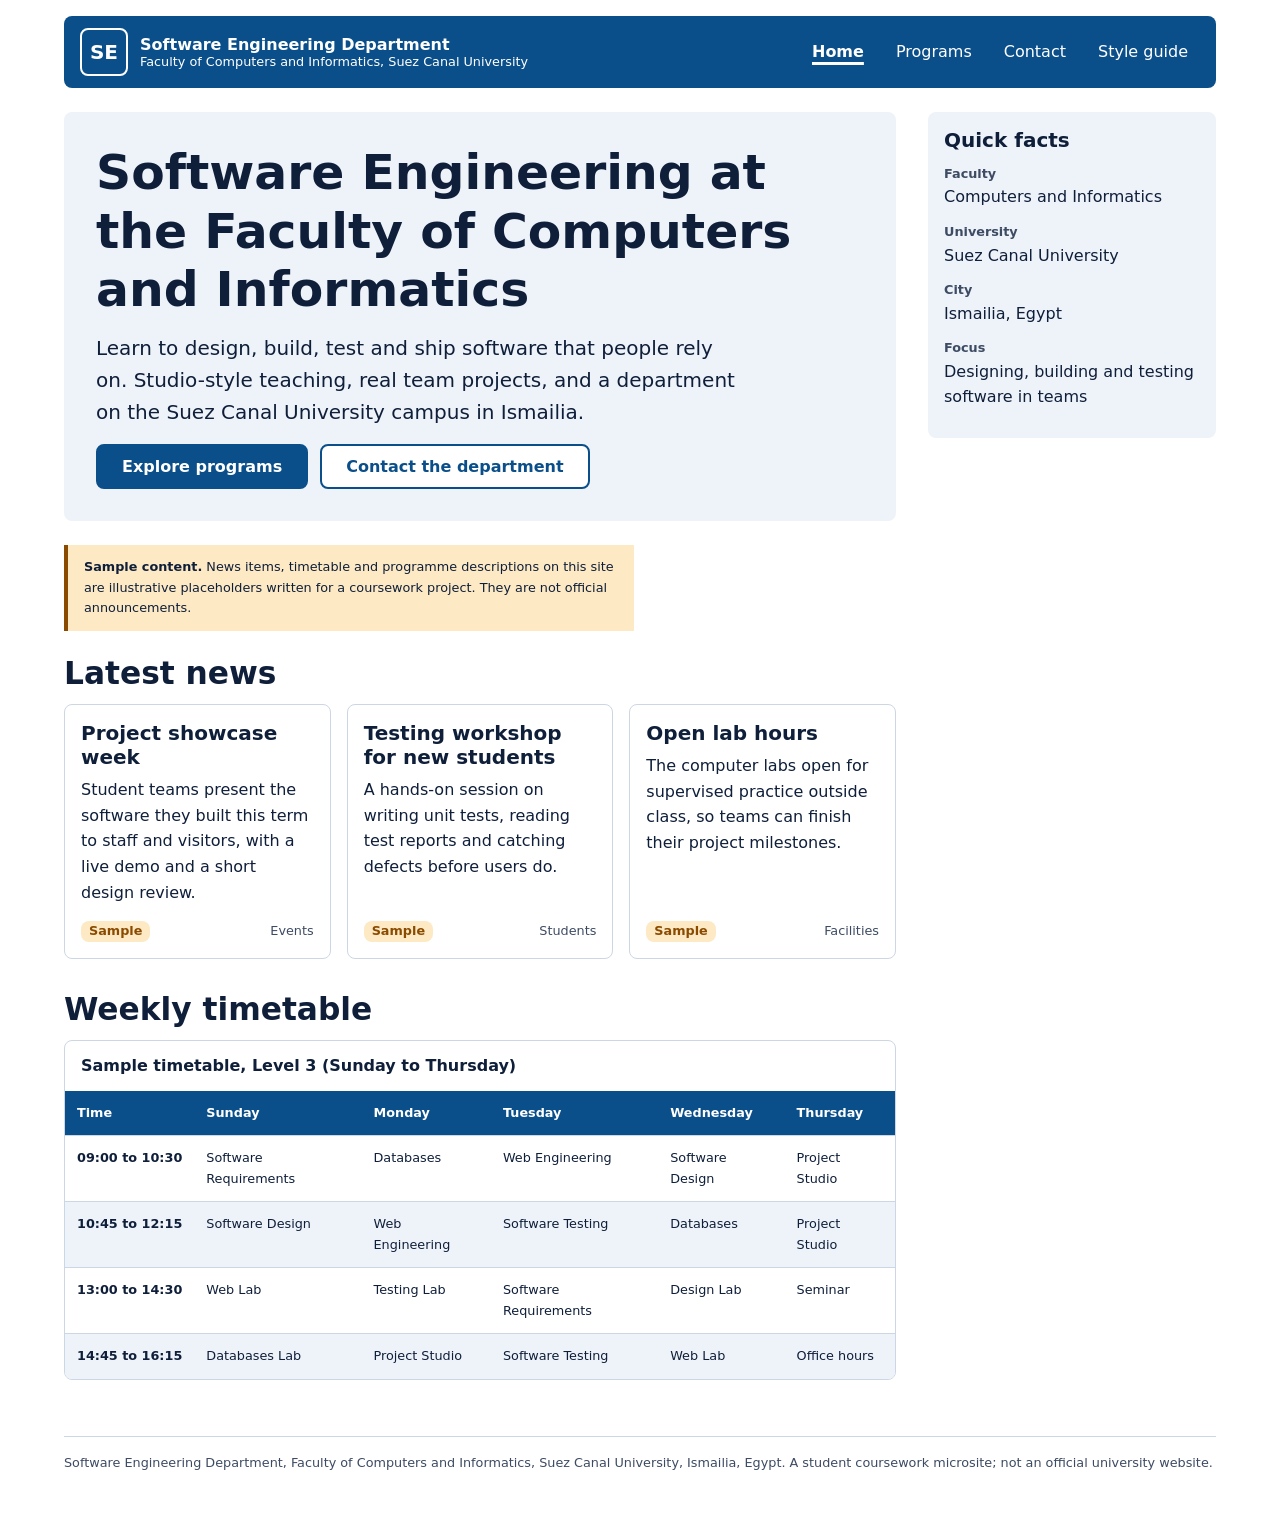
<file: index.html>
<!doctype html>
<html lang="en">
<head>
<meta charset="utf-8">
<meta name="viewport" content="width=device-width, initial-scale=1">
<title>Home | Software Engineering, FCI Suez Canal University</title>
<meta name="description" content="Software Engineering Department, Faculty of Computers and Informatics, Suez Canal University.">
<link rel="stylesheet" href="css/site.css">
</head>
<body>
<a class="skip" href="#main">Skip to main content</a>
<div class="page wrapper">
<header class="site-header">
  <a class="brand" href="index.html">
    <span class="brand__mark" aria-hidden="true">SE</span>
    <span class="brand__text">
      <span class="brand__name">Software Engineering Department</span>
      <span class="brand__sub">Faculty of Computers and Informatics, Suez Canal University</span>
    </span>
  </a>
  <nav aria-label="Main"><ul class="nav"><li><a href="index.html" aria-current="page">Home</a></li><li><a href="programs.html">Programs</a></li><li><a href="contact.html">Contact</a></li><li><a href="styleguide.html">Style guide</a></li></ul></nav>
</header>
<main id="main">
<section class="hero" aria-labelledby="h1">
  <h1 id="h1">Software Engineering at the Faculty of Computers and Informatics</h1>
  <p class="lead">Learn to design, build, test and ship software that people rely on. Studio-style teaching, real team projects, and a department on the Suez Canal University campus in Ismailia.</p>
  <div class="actions">
    <a class="btn" href="programs.html">Explore programs</a>
    <a class="btn btn--ghost" href="contact.html">Contact the department</a>
  </div>
</section>
<p class="note"><strong>Sample content.</strong> News items, timetable and programme descriptions on this site are illustrative placeholders written for a coursework project. They are not official announcements.</p>
<section class="section" aria-labelledby="news-title">
  <h2 id="news-title">Latest news</h2>
  <ul class="cards">
    <li class="card">
      <h3>Project showcase week</h3>
      <p>Student teams present the software they built this term to staff and visitors, with a live demo and a short design review.</p>
      <div class="card__meta"><span class="tag">Sample</span><span>Events</span></div>
    </li>
    <li class="card">
      <h3>Testing workshop for new students</h3>
      <p>A hands-on session on writing unit tests, reading test reports and catching defects before users do.</p>
      <div class="card__meta"><span class="tag">Sample</span><span>Students</span></div>
    </li>
    <li class="card">
      <h3>Open lab hours</h3>
      <p>The computer labs open for supervised practice outside class, so teams can finish their project milestones.</p>
      <div class="card__meta"><span class="tag">Sample</span><span>Facilities</span></div>
    </li>
  </ul>
</section>
<section class="section" aria-labelledby="tt-title">
  <h2 id="tt-title">Weekly timetable</h2>
  <div class="table-wrap" role="region" aria-labelledby="tt-cap" tabindex="0">
    <table class="timetable">
      <caption id="tt-cap">Sample timetable, Level 3 (Sunday to Thursday)</caption>
      <thead><tr><th scope="col">Time</th><th scope="col">Sunday</th><th scope="col">Monday</th><th scope="col">Tuesday</th><th scope="col">Wednesday</th><th scope="col">Thursday</th></tr></thead>
      <tbody><tr><th scope="row">09:00 to 10:30</th><td>Software Requirements</td><td>Databases</td><td>Web Engineering</td><td>Software Design</td><td>Project Studio</td></tr><tr><th scope="row">10:45 to 12:15</th><td>Software Design</td><td>Web Engineering</td><td>Software Testing</td><td>Databases</td><td>Project Studio</td></tr><tr><th scope="row">13:00 to 14:30</th><td>Web Lab</td><td>Testing Lab</td><td>Software Requirements</td><td>Design Lab</td><td>Seminar</td></tr><tr><th scope="row">14:45 to 16:15</th><td>Databases Lab</td><td>Project Studio</td><td>Software Testing</td><td>Web Lab</td><td>Office hours</td></tr></tbody>
    </table>
  </div>
</section>
</main>
<aside class="aside" aria-labelledby="aside-title">
  <h2 id="aside-title">Quick facts</h2>
  <dl class="facts">
    <dt>Faculty</dt><dd>Computers and Informatics</dd>
    <dt>University</dt><dd>Suez Canal University</dd>
    <dt>City</dt><dd>Ismailia, Egypt</dd>
    <dt>Focus</dt><dd>Designing, building and testing software in teams</dd>
  </dl>
</aside>
<footer class="site-footer">
  <p>Software Engineering Department, Faculty of Computers and Informatics, Suez Canal University, Ismailia, Egypt. A student coursework microsite; not an official university website.</p>
</footer>
</div>
</body>
</html>
</file>
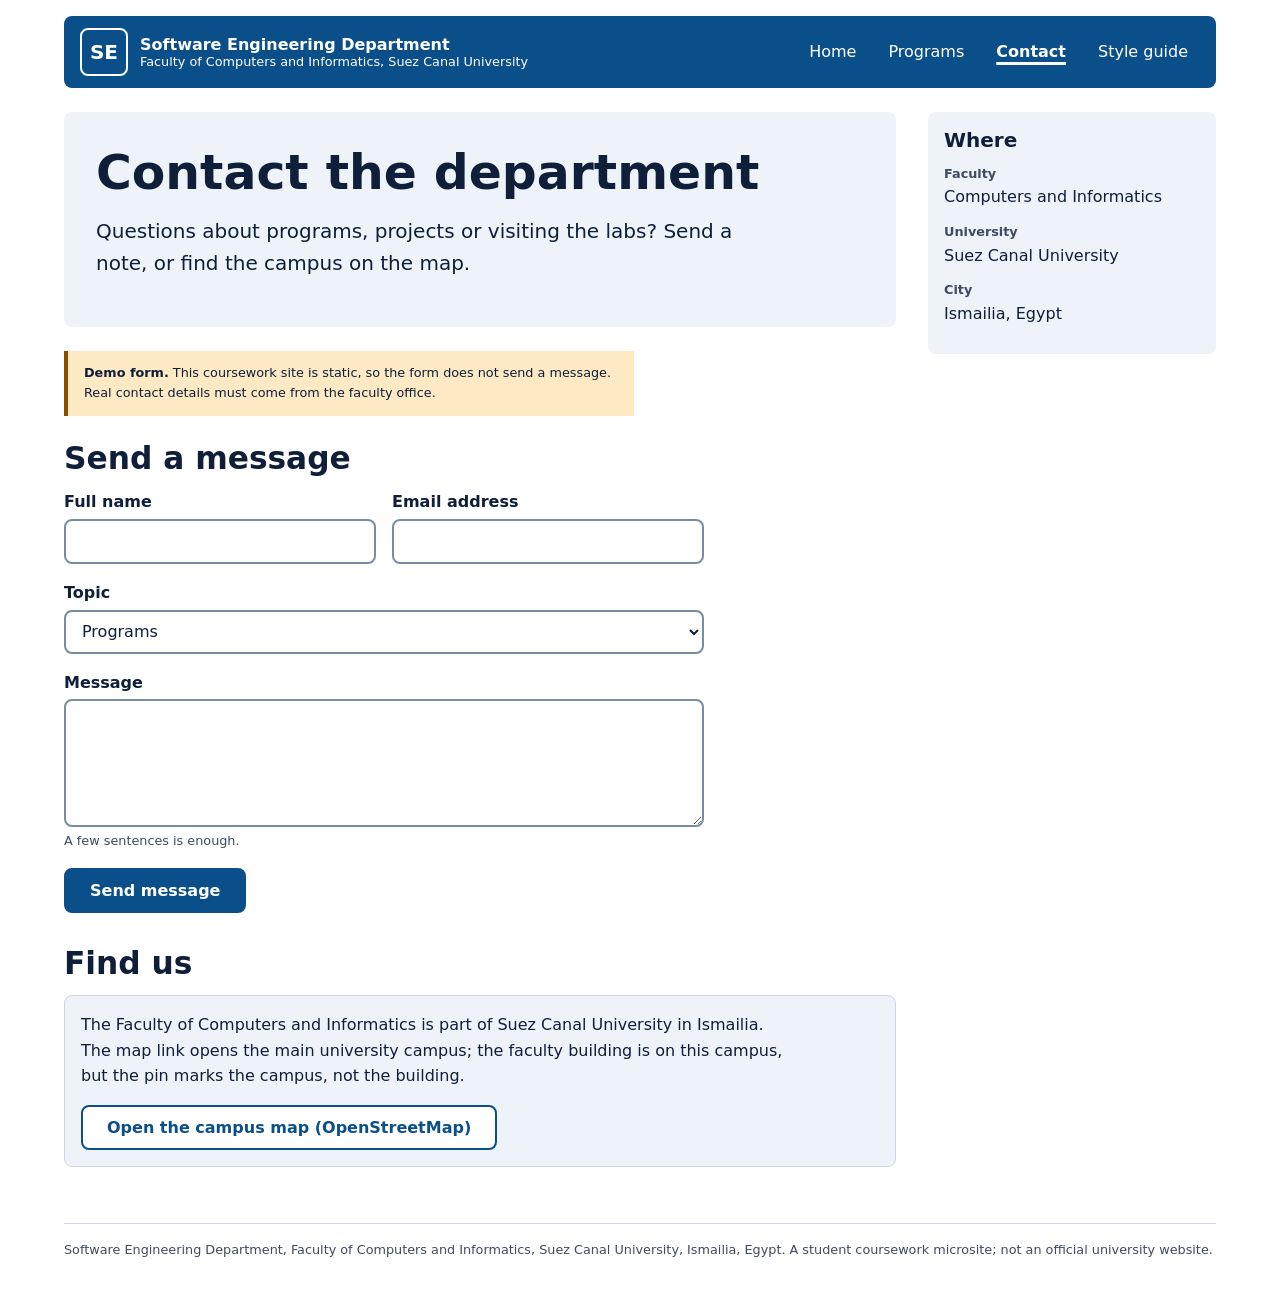
<file: contact.html>
<!doctype html>
<html lang="en">
<head>
<meta charset="utf-8">
<meta name="viewport" content="width=device-width, initial-scale=1">
<title>Contact | Software Engineering, FCI Suez Canal University</title>
<meta name="description" content="Contact the Software Engineering Department.">
<link rel="stylesheet" href="css/site.css">
</head>
<body>
<a class="skip" href="#main">Skip to main content</a>
<div class="page wrapper">
<header class="site-header">
  <a class="brand" href="index.html">
    <span class="brand__mark" aria-hidden="true">SE</span>
    <span class="brand__text">
      <span class="brand__name">Software Engineering Department</span>
      <span class="brand__sub">Faculty of Computers and Informatics, Suez Canal University</span>
    </span>
  </a>
  <nav aria-label="Main"><ul class="nav"><li><a href="index.html">Home</a></li><li><a href="programs.html">Programs</a></li><li><a href="contact.html" aria-current="page">Contact</a></li><li><a href="styleguide.html">Style guide</a></li></ul></nav>
</header>
<main id="main">
<section class="hero" aria-labelledby="h1">
  <h1 id="h1">Contact the department</h1>
  <p class="lead">Questions about programs, projects or visiting the labs? Send a note, or find the campus on the map.</p>
</section>
<p class="note"><strong>Demo form.</strong> This coursework site is static, so the form does not send a message. Real contact details must come from the faculty office.</p>
<section class="section" aria-labelledby="form-title">
  <h2 id="form-title">Send a message</h2>
  <form class="form" method="get" action="contact.html">
    <div class="form-row">
      <div class="field field--half"><label for="name">Full name</label><input id="name" name="name" type="text" autocomplete="name" required></div>
      <div class="field field--half"><label for="email">Email address</label><input id="email" name="email" type="email" autocomplete="email" required></div>
    </div>
    <div class="field">
      <label for="topic">Topic</label>
      <select id="topic" name="topic">
        <option>Programs</option>
        <option>Student projects</option>
        <option>Visiting the labs</option>
        <option>Something else</option>
      </select>
    </div>
    <div class="field">
      <label for="msg">Message</label>
      <textarea id="msg" name="msg" required aria-describedby="msg-hint"></textarea>
      <span class="hint" id="msg-hint">A few sentences is enough.</span>
    </div>
    <div class="actions"><button class="btn" type="submit">Send message</button></div>
  </form>
</section>
<section class="section" aria-labelledby="map-title">
  <h2 id="map-title">Find us</h2>
  <div class="map-card">
    <p>The Faculty of Computers and Informatics is part of Suez Canal University in Ismailia. The map link opens the main university campus; the faculty building is on this campus, but the pin marks the campus, not the building.</p>
    <a class="btn btn--ghost" href="https://www.openstreetmap.org/?mlat=30.62214&amp;mlon=32.27505#map=16/30.62214/32.27505">Open the campus map (OpenStreetMap)</a>
  </div>
</section>
</main>
<aside class="aside" aria-labelledby="aside-title">
  <h2 id="aside-title">Where</h2>
  <dl class="facts">
    <dt>Faculty</dt><dd>Computers and Informatics</dd>
    <dt>University</dt><dd>Suez Canal University</dd>
    <dt>City</dt><dd>Ismailia, Egypt</dd>
  </dl>
</aside>
<footer class="site-footer">
  <p>Software Engineering Department, Faculty of Computers and Informatics, Suez Canal University, Ismailia, Egypt. A student coursework microsite; not an official university website.</p>
</footer>
</div>
</body>
</html>
</file>
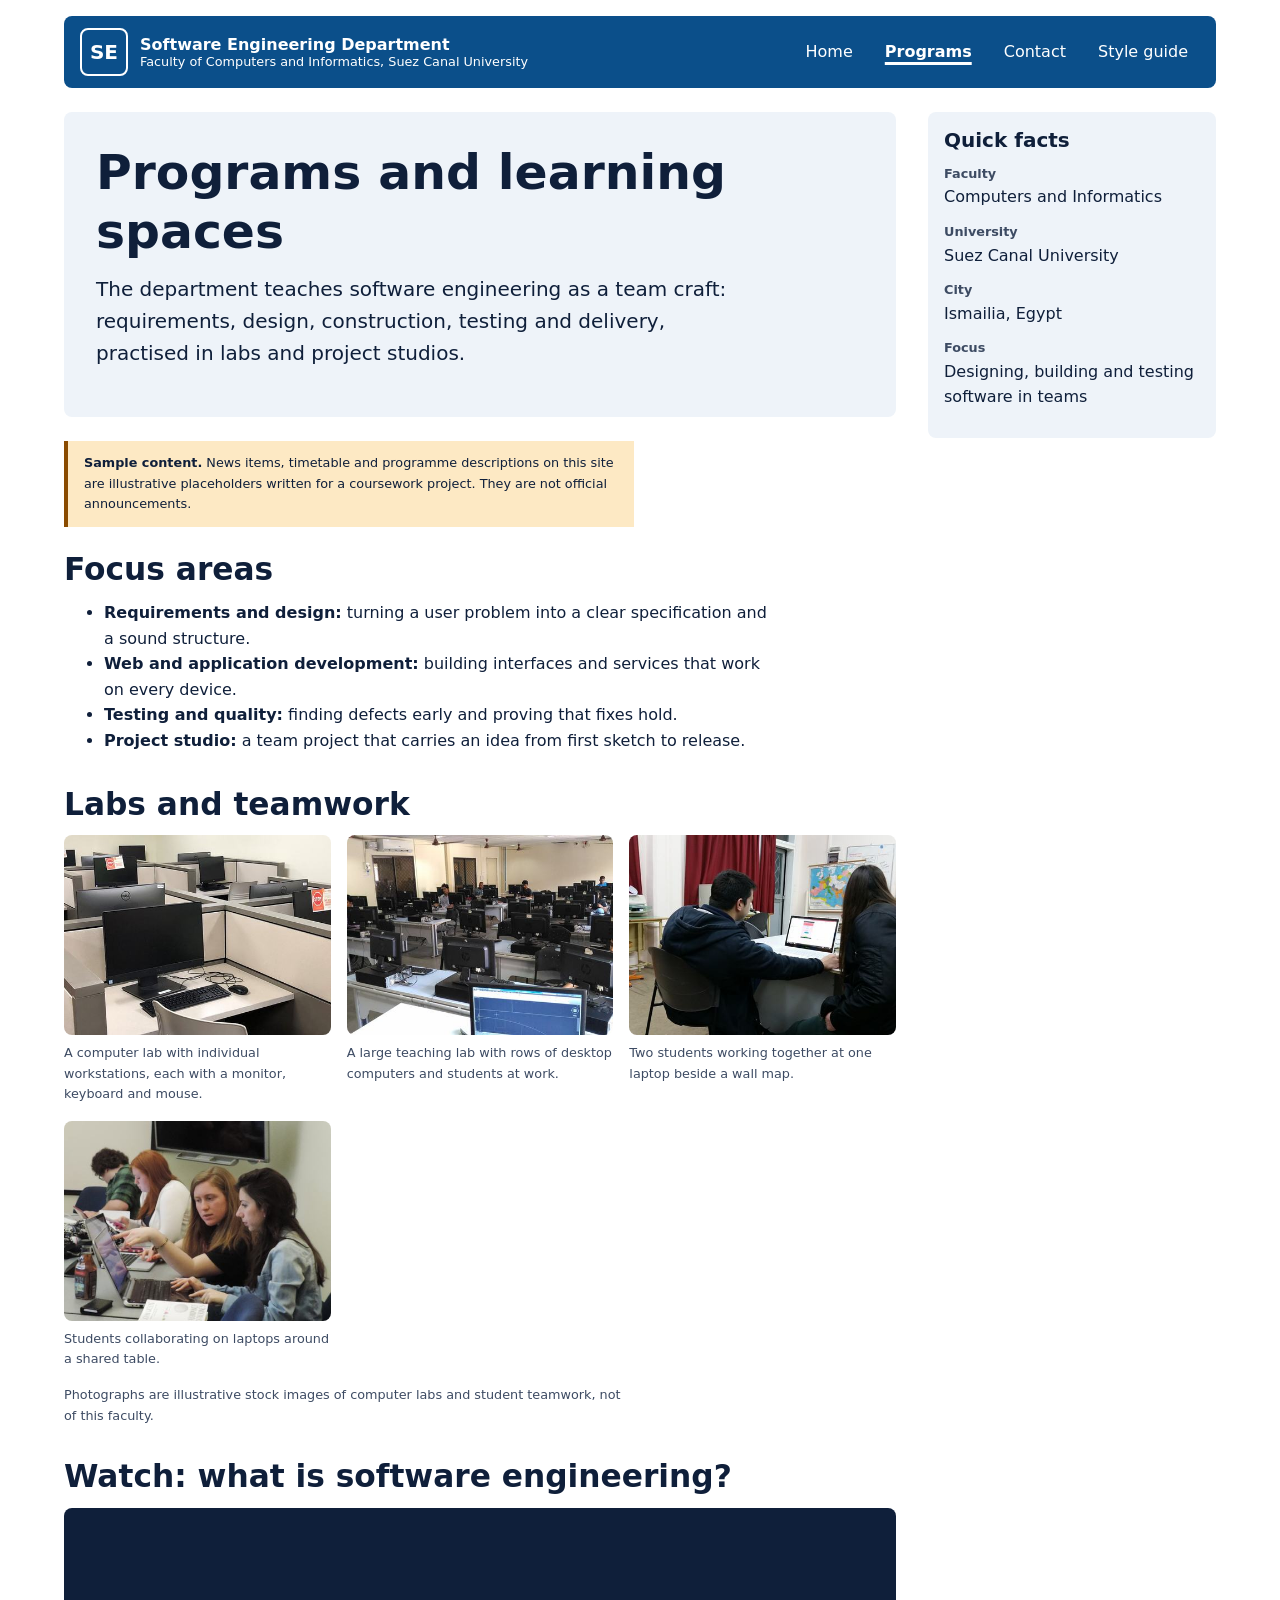
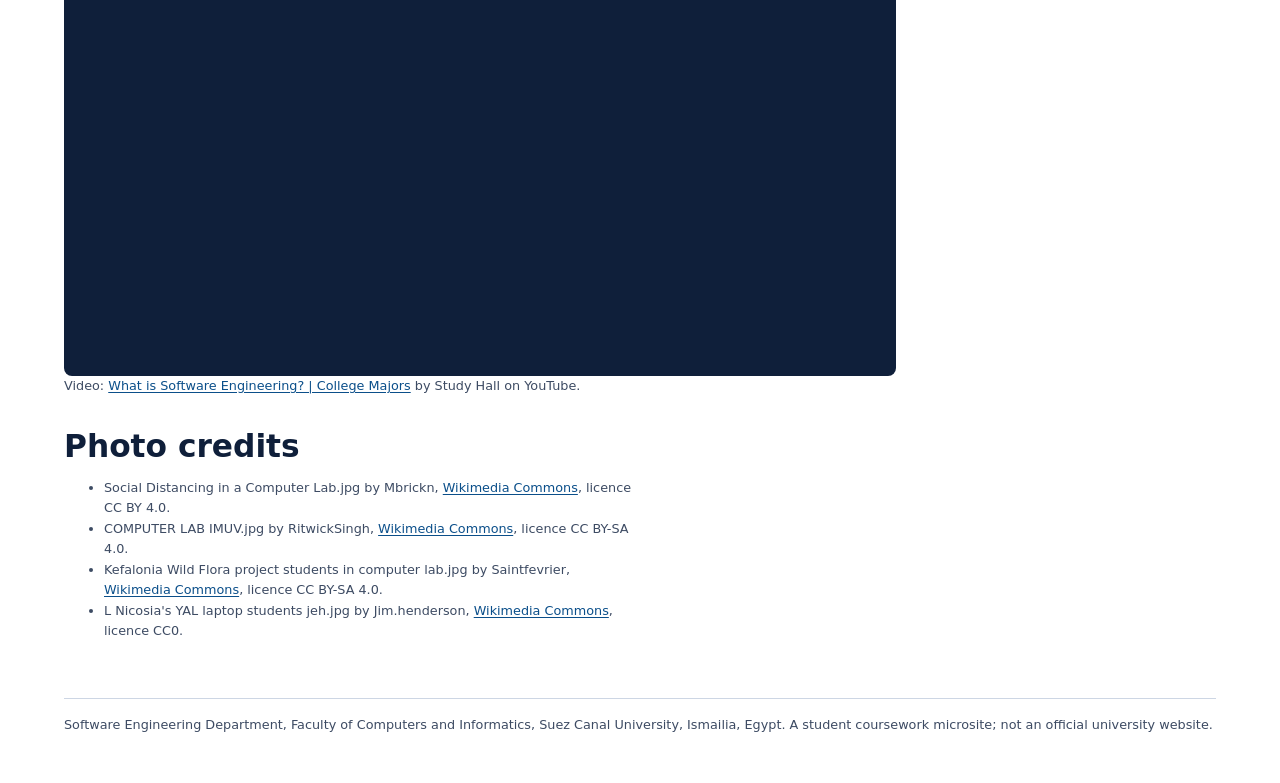
<file: programs.html>
<!doctype html>
<html lang="en">
<head>
<meta charset="utf-8">
<meta name="viewport" content="width=device-width, initial-scale=1">
<title>Programs | Software Engineering, FCI Suez Canal University</title>
<meta name="description" content="Programs, labs and teamwork in the Software Engineering Department.">
<link rel="stylesheet" href="css/site.css">
</head>
<body>
<a class="skip" href="#main">Skip to main content</a>
<div class="page wrapper">
<header class="site-header">
  <a class="brand" href="index.html">
    <span class="brand__mark" aria-hidden="true">SE</span>
    <span class="brand__text">
      <span class="brand__name">Software Engineering Department</span>
      <span class="brand__sub">Faculty of Computers and Informatics, Suez Canal University</span>
    </span>
  </a>
  <nav aria-label="Main"><ul class="nav"><li><a href="index.html">Home</a></li><li><a href="programs.html" aria-current="page">Programs</a></li><li><a href="contact.html">Contact</a></li><li><a href="styleguide.html">Style guide</a></li></ul></nav>
</header>
<main id="main">
<section class="hero" aria-labelledby="h1">
  <h1 id="h1">Programs and learning spaces</h1>
  <p class="lead">The department teaches software engineering as a team craft: requirements, design, construction, testing and delivery, practised in labs and project studios.</p>
</section>
<p class="note"><strong>Sample content.</strong> News items, timetable and programme descriptions on this site are illustrative placeholders written for a coursework project. They are not official announcements.</p>
<section class="section" aria-labelledby="focus-title">
  <h2 id="focus-title">Focus areas</h2>
  <ul>
    <li><strong>Requirements and design:</strong> turning a user problem into a clear specification and a sound structure.</li>
    <li><strong>Web and application development:</strong> building interfaces and services that work on every device.</li>
    <li><strong>Testing and quality:</strong> finding defects early and proving that fixes hold.</li>
    <li><strong>Project studio:</strong> a team project that carries an idea from first sketch to release.</li>
  </ul>
</section>
<section class="section" aria-labelledby="gal-title">
  <h2 id="gal-title">Labs and teamwork</h2>
  <ul class="gallery">
    <li><figure>
      <img src="img/lab-desks-800.jpg" srcset="img/lab-desks-480.jpg 480w, img/lab-desks-800.jpg 800w, img/lab-desks-1200.jpg 1200w" sizes="(min-width: 69rem) 267px, (min-width: 64rem) calc((100vw - 368px) / 2), (min-width: 49rem) calc((100vw - 64px) / 3), (min-width: 33rem) calc((100vw - 48px) / 2), calc(100vw - 32px)" width="800" height="600" alt="A computer lab with individual workstations, each with a monitor, keyboard and mouse.">
      <figcaption>A computer lab with individual workstations, each with a monitor, keyboard and mouse.</figcaption>
    </figure></li>
    <li><figure>
      <img src="img/lab-keyboards-800.jpg" srcset="img/lab-keyboards-480.jpg 480w, img/lab-keyboards-800.jpg 800w, img/lab-keyboards-1200.jpg 1200w" sizes="(min-width: 69rem) 267px, (min-width: 64rem) calc((100vw - 368px) / 2), (min-width: 49rem) calc((100vw - 64px) / 3), (min-width: 33rem) calc((100vw - 48px) / 2), calc(100vw - 32px)" width="800" height="600" alt="A large teaching lab with rows of desktop computers and students at work.">
      <figcaption>A large teaching lab with rows of desktop computers and students at work.</figcaption>
    </figure></li>
    <li><figure>
      <img src="img/lab-pair-800.jpg" srcset="img/lab-pair-480.jpg 480w, img/lab-pair-800.jpg 800w, img/lab-pair-1200.jpg 1200w" sizes="(min-width: 69rem) 267px, (min-width: 64rem) calc((100vw - 368px) / 2), (min-width: 49rem) calc((100vw - 64px) / 3), (min-width: 33rem) calc((100vw - 48px) / 2), calc(100vw - 32px)" width="800" height="600" alt="Two students working together at one laptop beside a wall map.">
      <figcaption>Two students working together at one laptop beside a wall map.</figcaption>
    </figure></li>
    <li><figure>
      <img src="img/lab-laptops-800.jpg" srcset="img/lab-laptops-480.jpg 480w, img/lab-laptops-800.jpg 800w, img/lab-laptops-1200.jpg 1200w" sizes="(min-width: 69rem) 267px, (min-width: 64rem) calc((100vw - 368px) / 2), (min-width: 49rem) calc((100vw - 64px) / 3), (min-width: 33rem) calc((100vw - 48px) / 2), calc(100vw - 32px)" width="800" height="600" alt="Students collaborating on laptops around a shared table.">
      <figcaption>Students collaborating on laptops around a shared table.</figcaption>
    </figure></li>
  </ul>
  <p class="credits">Photographs are illustrative stock images of computer labs and student teamwork, not of this faculty.</p>
</section>
<section class="section" aria-labelledby="vid-title">
  <h2 id="vid-title">Watch: what is software engineering?</h2>
  <div class="embed">
    <iframe src="https://www.youtube.com/embed/WtxWuvxsO8M" title="What is Software Engineering? College Majors video by Study Hall" loading="lazy" allow="encrypted-media; picture-in-picture; fullscreen" referrerpolicy="strict-origin-when-cross-origin" allowfullscreen></iframe>
  </div>
  <p class="credits">Video: <a href="https://www.youtube.com/watch?v=WtxWuvxsO8M">What is Software Engineering? | College Majors</a> by Study Hall on YouTube.</p>
</section>
<section class="section" aria-labelledby="cr-title">
  <h2 id="cr-title">Photo credits</h2>
  <ul class="credits"><li>Social Distancing in a Computer Lab.jpg by Mbrickn, <a href="https://commons.wikimedia.org/wiki/File:Social_Distancing_in_a_Computer_Lab.jpg">Wikimedia Commons</a>, licence CC BY 4.0.</li><li>COMPUTER LAB IMUV.jpg by RitwickSingh, <a href="https://commons.wikimedia.org/wiki/File:COMPUTER_LAB_IMUV.jpg">Wikimedia Commons</a>, licence CC BY-SA 4.0.</li><li>Kefalonia Wild Flora project students in computer lab.jpg by Saintfevrier, <a href="https://commons.wikimedia.org/wiki/File:Kefalonia_Wild_Flora_project_students_in_computer_lab.jpg">Wikimedia Commons</a>, licence CC BY-SA 4.0.</li><li>L Nicosia&#x27;s YAL laptop students jeh.jpg by Jim.henderson, <a href="https://commons.wikimedia.org/wiki/File:L_Nicosia's_YAL_laptop_students_jeh.jpg">Wikimedia Commons</a>, licence CC0.</li></ul>
</section>
</main>
<aside class="aside" aria-labelledby="aside-title">
  <h2 id="aside-title">Quick facts</h2>
  <dl class="facts">
    <dt>Faculty</dt><dd>Computers and Informatics</dd>
    <dt>University</dt><dd>Suez Canal University</dd>
    <dt>City</dt><dd>Ismailia, Egypt</dd>
    <dt>Focus</dt><dd>Designing, building and testing software in teams</dd>
  </dl>
</aside>
<footer class="site-footer">
  <p>Software Engineering Department, Faculty of Computers and Informatics, Suez Canal University, Ismailia, Egypt. A student coursework microsite; not an official university website.</p>
</footer>
</div>
</body>
</html>
</file>
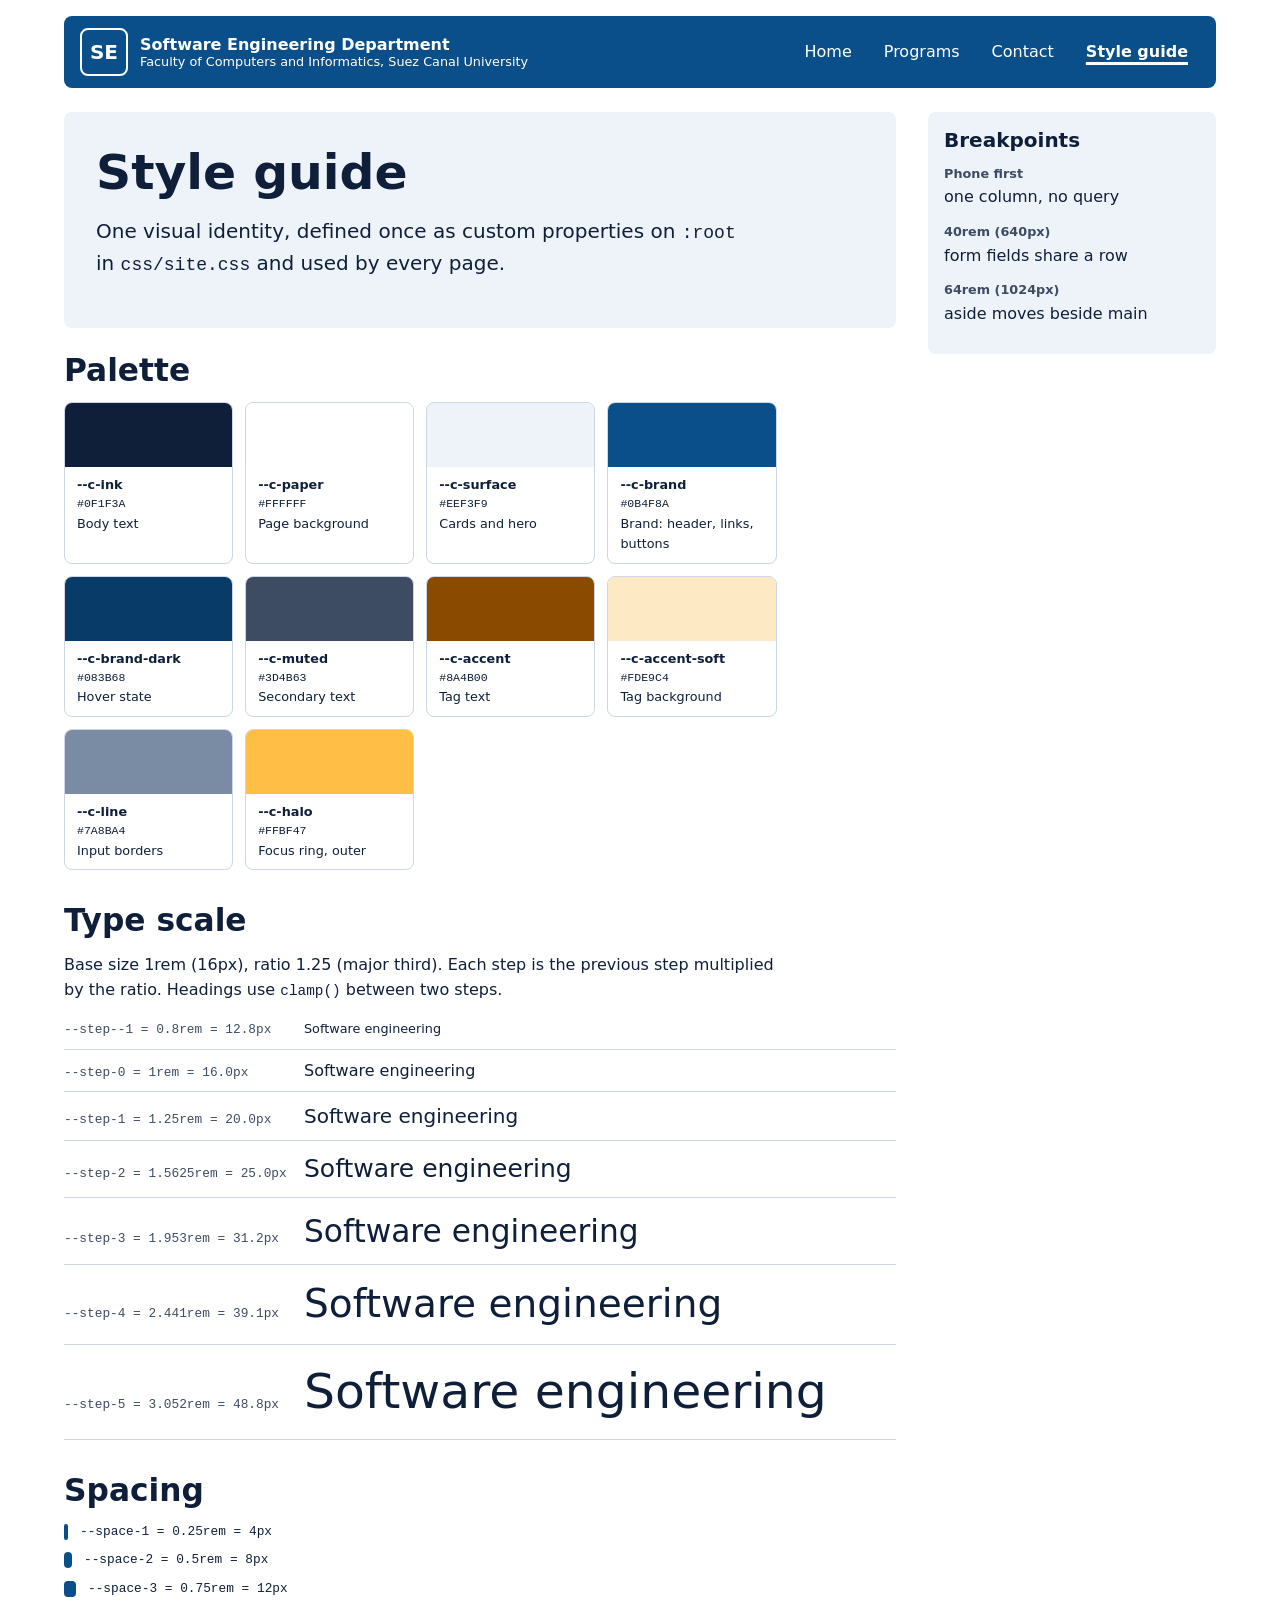
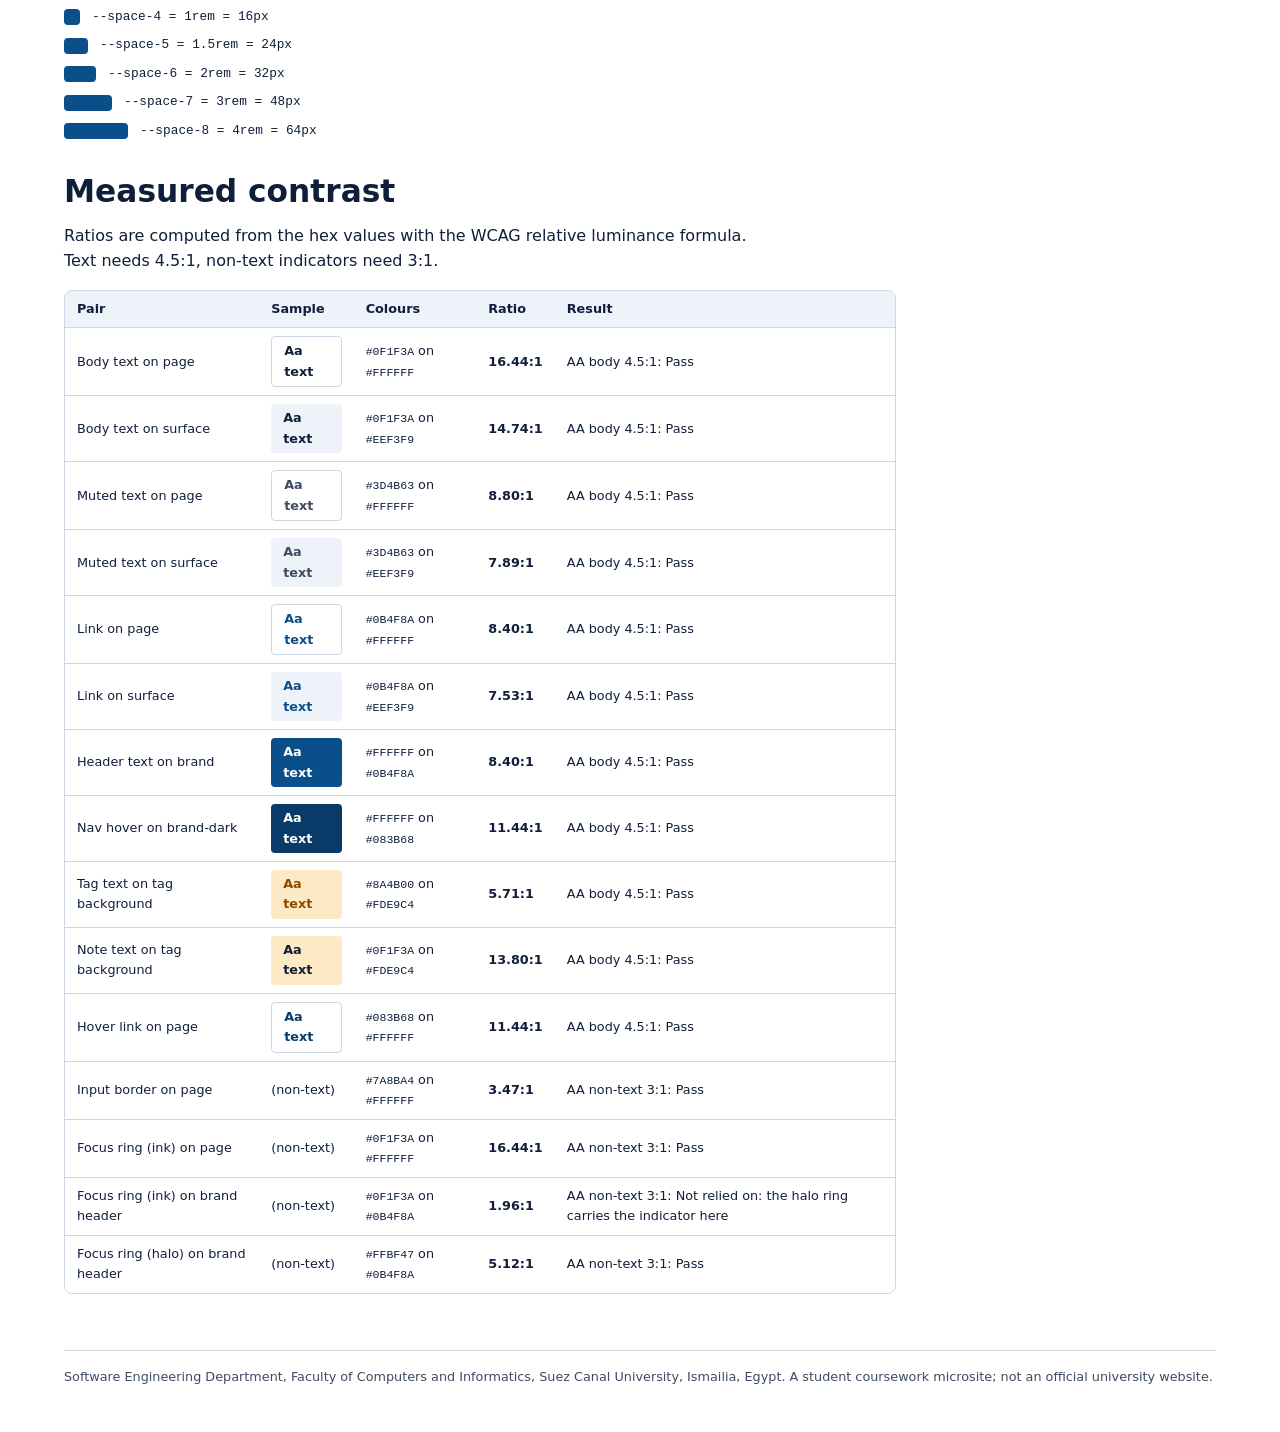
<file: styleguide.html>
<!doctype html>
<html lang="en">
<head>
<meta charset="utf-8">
<meta name="viewport" content="width=device-width, initial-scale=1">
<title>Style guide | Software Engineering, FCI Suez Canal University</title>
<meta name="description" content="Palette, type scale, spacing and measured contrast.">
<link rel="stylesheet" href="css/site.css">
</head>
<body>
<a class="skip" href="#main">Skip to main content</a>
<div class="page wrapper">
<header class="site-header">
  <a class="brand" href="index.html">
    <span class="brand__mark" aria-hidden="true">SE</span>
    <span class="brand__text">
      <span class="brand__name">Software Engineering Department</span>
      <span class="brand__sub">Faculty of Computers and Informatics, Suez Canal University</span>
    </span>
  </a>
  <nav aria-label="Main"><ul class="nav"><li><a href="index.html">Home</a></li><li><a href="programs.html">Programs</a></li><li><a href="contact.html">Contact</a></li><li><a href="styleguide.html" aria-current="page">Style guide</a></li></ul></nav>
</header>
<main id="main">
<section class="hero" aria-labelledby="h1">
  <h1 id="h1">Style guide</h1>
  <p class="lead">One visual identity, defined once as custom properties on <code>:root</code> in <code>css/site.css</code> and used by every page.</p>
</section>
<section class="section" aria-labelledby="pal"><h2 id="pal">Palette</h2><ul class="swatches"><li class="swatch"><div class="swatch__chip sw-ink"></div><div class="swatch__label"><strong>--c-ink</strong><code>#0F1F3A</code>Body text</div></li><li class="swatch"><div class="swatch__chip sw-paper"></div><div class="swatch__label"><strong>--c-paper</strong><code>#FFFFFF</code>Page background</div></li><li class="swatch"><div class="swatch__chip sw-surface"></div><div class="swatch__label"><strong>--c-surface</strong><code>#EEF3F9</code>Cards and hero</div></li><li class="swatch"><div class="swatch__chip sw-brand"></div><div class="swatch__label"><strong>--c-brand</strong><code>#0B4F8A</code>Brand: header, links, buttons</div></li><li class="swatch"><div class="swatch__chip sw-brand-dark"></div><div class="swatch__label"><strong>--c-brand-dark</strong><code>#083B68</code>Hover state</div></li><li class="swatch"><div class="swatch__chip sw-muted"></div><div class="swatch__label"><strong>--c-muted</strong><code>#3D4B63</code>Secondary text</div></li><li class="swatch"><div class="swatch__chip sw-accent"></div><div class="swatch__label"><strong>--c-accent</strong><code>#8A4B00</code>Tag text</div></li><li class="swatch"><div class="swatch__chip sw-accent-soft"></div><div class="swatch__label"><strong>--c-accent-soft</strong><code>#FDE9C4</code>Tag background</div></li><li class="swatch"><div class="swatch__chip sw-line"></div><div class="swatch__label"><strong>--c-line</strong><code>#7A8BA4</code>Input borders</div></li><li class="swatch"><div class="swatch__chip sw-halo"></div><div class="swatch__label"><strong>--c-halo</strong><code>#FFBF47</code>Focus ring, outer</div></li></ul></section>
<section class="section" aria-labelledby="ty"><h2 id="ty">Type scale</h2>
  <p>Base size 1rem (16px), ratio 1.25 (major third). Each step is the previous step multiplied by the ratio. Headings use <code>clamp()</code> between two steps.</p>
  <div class="scale"><div class="scale__row"><span class="scale__meta">--step--1 = 0.8rem = 12.8px</span><span class="s--1">Software engineering</span></div><div class="scale__row"><span class="scale__meta">--step-0 = 1rem = 16.0px</span><span class="s-0">Software engineering</span></div><div class="scale__row"><span class="scale__meta">--step-1 = 1.25rem = 20.0px</span><span class="s-1">Software engineering</span></div><div class="scale__row"><span class="scale__meta">--step-2 = 1.5625rem = 25.0px</span><span class="s-2">Software engineering</span></div><div class="scale__row"><span class="scale__meta">--step-3 = 1.953rem = 31.2px</span><span class="s-3">Software engineering</span></div><div class="scale__row"><span class="scale__meta">--step-4 = 2.441rem = 39.1px</span><span class="s-4">Software engineering</span></div><div class="scale__row"><span class="scale__meta">--step-5 = 3.052rem = 48.8px</span><span class="s-5">Software engineering</span></div></div></section>
<section class="section" aria-labelledby="spc"><h2 id="spc">Spacing</h2><div class="bars"><div class="bar"><span class="bar__box b1"></span>--space-1 = 0.25rem = 4px</div><div class="bar"><span class="bar__box b2"></span>--space-2 = 0.5rem = 8px</div><div class="bar"><span class="bar__box b3"></span>--space-3 = 0.75rem = 12px</div><div class="bar"><span class="bar__box b4"></span>--space-4 = 1rem = 16px</div><div class="bar"><span class="bar__box b5"></span>--space-5 = 1.5rem = 24px</div><div class="bar"><span class="bar__box b6"></span>--space-6 = 2rem = 32px</div><div class="bar"><span class="bar__box b7"></span>--space-7 = 3rem = 48px</div><div class="bar"><span class="bar__box b8"></span>--space-8 = 4rem = 64px</div></div></section>
<section class="section" aria-labelledby="ctr"><h2 id="ctr">Measured contrast</h2>
  <p>Ratios are computed from the hex values with the WCAG relative luminance formula. Text needs 4.5:1, non-text indicators need 3:1.</p>
  <div class="table-wrap" role="region" aria-label="Contrast table" tabindex="0"><table class="pairs"><thead><tr><th scope="col">Pair</th><th scope="col">Sample</th><th scope="col">Colours</th><th scope="col">Ratio</th><th scope="col">Result</th></tr></thead><tbody><tr><td>Body text on page</td><td><span class="sample pair-1">Aa text</span></td><td><code>#0F1F3A</code> on <code>#FFFFFF</code></td><td><strong>16.44:1</strong></td><td>AA body 4.5:1: Pass</td></tr><tr><td>Body text on surface</td><td><span class="sample pair-2">Aa text</span></td><td><code>#0F1F3A</code> on <code>#EEF3F9</code></td><td><strong>14.74:1</strong></td><td>AA body 4.5:1: Pass</td></tr><tr><td>Muted text on page</td><td><span class="sample pair-3">Aa text</span></td><td><code>#3D4B63</code> on <code>#FFFFFF</code></td><td><strong>8.80:1</strong></td><td>AA body 4.5:1: Pass</td></tr><tr><td>Muted text on surface</td><td><span class="sample pair-4">Aa text</span></td><td><code>#3D4B63</code> on <code>#EEF3F9</code></td><td><strong>7.89:1</strong></td><td>AA body 4.5:1: Pass</td></tr><tr><td>Link on page</td><td><span class="sample pair-5">Aa text</span></td><td><code>#0B4F8A</code> on <code>#FFFFFF</code></td><td><strong>8.40:1</strong></td><td>AA body 4.5:1: Pass</td></tr><tr><td>Link on surface</td><td><span class="sample pair-6">Aa text</span></td><td><code>#0B4F8A</code> on <code>#EEF3F9</code></td><td><strong>7.53:1</strong></td><td>AA body 4.5:1: Pass</td></tr><tr><td>Header text on brand</td><td><span class="sample pair-7">Aa text</span></td><td><code>#FFFFFF</code> on <code>#0B4F8A</code></td><td><strong>8.40:1</strong></td><td>AA body 4.5:1: Pass</td></tr><tr><td>Nav hover on brand-dark</td><td><span class="sample pair-8">Aa text</span></td><td><code>#FFFFFF</code> on <code>#083B68</code></td><td><strong>11.44:1</strong></td><td>AA body 4.5:1: Pass</td></tr><tr><td>Tag text on tag background</td><td><span class="sample pair-9">Aa text</span></td><td><code>#8A4B00</code> on <code>#FDE9C4</code></td><td><strong>5.71:1</strong></td><td>AA body 4.5:1: Pass</td></tr><tr><td>Note text on tag background</td><td><span class="sample pair-10">Aa text</span></td><td><code>#0F1F3A</code> on <code>#FDE9C4</code></td><td><strong>13.80:1</strong></td><td>AA body 4.5:1: Pass</td></tr><tr><td>Hover link on page</td><td><span class="sample pair-11">Aa text</span></td><td><code>#083B68</code> on <code>#FFFFFF</code></td><td><strong>11.44:1</strong></td><td>AA body 4.5:1: Pass</td></tr><tr><td>Input border on page</td><td>(non-text)</td><td><code>#7A8BA4</code> on <code>#FFFFFF</code></td><td><strong>3.47:1</strong></td><td>AA non-text 3:1: Pass</td></tr><tr><td>Focus ring (ink) on page</td><td>(non-text)</td><td><code>#0F1F3A</code> on <code>#FFFFFF</code></td><td><strong>16.44:1</strong></td><td>AA non-text 3:1: Pass</td></tr><tr><td>Focus ring (ink) on brand header</td><td>(non-text)</td><td><code>#0F1F3A</code> on <code>#0B4F8A</code></td><td><strong>1.96:1</strong></td><td>AA non-text 3:1: Not relied on: the halo ring carries the indicator here</td></tr><tr><td>Focus ring (halo) on brand header</td><td>(non-text)</td><td><code>#FFBF47</code> on <code>#0B4F8A</code></td><td><strong>5.12:1</strong></td><td>AA non-text 3:1: Pass</td></tr></tbody></table></div></section>
</main>
<aside class="aside" aria-labelledby="aside-title">
  <h2 id="aside-title">Breakpoints</h2>
  <dl class="facts">
    <dt>Phone first</dt><dd>one column, no query</dd>
    <dt>40rem (640px)</dt><dd>form fields share a row</dd>
    <dt>64rem (1024px)</dt><dd>aside moves beside main</dd>
  </dl>
</aside>
<footer class="site-footer">
  <p>Software Engineering Department, Faculty of Computers and Informatics, Suez Canal University, Ismailia, Egypt. A student coursework microsite; not an official university website.</p>
</footer>
</div>
</body>
</html>
</file>
<file: css/site.css>
/* ==========================================================================
   Software Engineering Department microsite
   Faculty of Computers and Informatics, Suez Canal University
   One stylesheet for all pages. Every colour, size and space below comes from
   the custom properties in :root. To re-brand, edit --c-brand (one line).
   ========================================================================== */

:root {
  /* ---- Palette (contrast of every pair is measured on styleguide.html) ---- */
  --c-ink: #0f1f3a;          /* body text */
  --c-paper: #ffffff;        /* page background */
  --c-surface: #eef3f9;      /* cards, hero, table stripes */
  --c-brand: #0b4f8a;        /* header, links, buttons: THE brand colour */
  --c-brand-dark: color-mix(in srgb, var(--c-brand) 75%, black); /* derived from brand: no second edit */
  --c-on-brand: #ffffff;     /* text on brand */
  --c-muted: #3d4b63;        /* secondary text */
  --c-accent: #8a4b00;       /* small highlights (tags) */
  --c-accent-soft: #fde9c4;  /* tag background */
  --c-line: #7a8ba4;         /* borders of inputs (3:1 against paper) */
  --c-rule: #cdd6e4;         /* decorative rules only */
  --c-halo: #ffbf47;         /* outer ring of the focus indicator */

  /* ---- Type scale: base 1rem (16px), ratio 1.25 (major third) ---- */
  --ratio: 1.25;
  --step-0: 1rem;
  --step--1: calc(var(--step-0) / var(--ratio));
  --step-1: calc(var(--step-0) * var(--ratio));
  --step-2: calc(var(--step-1) * var(--ratio));
  --step-3: calc(var(--step-2) * var(--ratio));
  --step-4: calc(var(--step-3) * var(--ratio));
  --step-5: calc(var(--step-4) * var(--ratio));
  --font-body: system-ui, -apple-system, "Segoe UI", Roboto, "Noto Sans", Arial, sans-serif;
  --font-mono: ui-monospace, "SFMono-Regular", Menlo, Consolas, monospace;

  /* ---- Spacing: 4px steps on a 16px root ---- */
  --space-1: 0.25rem;
  --space-2: 0.5rem;
  --space-3: 0.75rem;
  --space-4: 1rem;
  --space-5: 1.5rem;
  --space-6: 2rem;
  --space-7: 3rem;
  --space-8: 4rem;

  /* ---- Layout ---- */
  --wrapper-max: 72rem;      /* the only width cap on the page */
  --aside-width: 18rem;
  --radius: 0.5rem;
  --tap: 2.75rem;            /* 44px minimum target size */

  /* ---- z-index layers (three, no others) ---- */
  --z-raised: 1;             /* cards lifted on hover/focus-within */
  --z-header: 10;            /* header sits over any raised card */
  --z-skip: 30;              /* skip link sits over everything */
}

/* ---- Reset the bits that matter ---- */
*, *::before, *::after { box-sizing: border-box; }
html { -webkit-text-size-adjust: 100%; text-size-adjust: 100%; }
body {
  margin: 0;
  font-family: var(--font-body);
  font-size: var(--step-0);
  line-height: 1.6;
  color: var(--c-ink);
  background: var(--c-paper);
}
img, iframe { display: block; max-width: 100%; }
h1, h2, h3 { line-height: 1.2; margin: 0 0 var(--space-3); }
h1 { font-size: clamp(var(--step-3), 1.2rem + 3.2vw, var(--step-5)); }
h2 { font-size: clamp(var(--step-1), 0.9rem + 1.6vw, var(--step-3)); }
h3 { font-size: var(--step-1); }
p, ul, dl, figure { margin: 0 0 var(--space-4); }
main p, main section > ul:not(.cards):not(.gallery) { max-width: 70ch; }
a { color: var(--c-brand); text-underline-offset: 0.18em; }
a:hover { color: var(--c-brand-dark); }

/* ---- One focus indicator for every interactive element ----
   Ink ring touching the element, amber ring outside it: one of the two
   rings has 3:1 contrast against any background in the palette. */
:focus-visible {
  outline: 3px solid var(--c-halo);
  outline-offset: 2px;
  box-shadow: 0 0 0 2px var(--c-ink);
}

/* ---- Skeleton placed by named areas ---- */
.wrapper {
  width: min(100% - 2 * var(--space-4), var(--wrapper-max));
  margin-inline: auto;
}
.page {
  display: grid;
  grid-template-columns: minmax(0, 1fr);
  grid-template-areas:
    "header"
    "main"
    "aside"
    "footer";
  gap: var(--space-5);
  padding-block: var(--space-4) var(--space-6);
}
.site-header { grid-area: header; }
main { grid-area: main; min-width: 0; }
.aside { grid-area: aside; min-width: 0; }
.site-footer { grid-area: footer; }

/* ---- Skip link ---- */
.skip {
  position: absolute;
  left: var(--space-2);
  top: var(--space-2);
  z-index: var(--z-skip);
  display: flex;
  align-items: center;
  min-height: var(--tap);
  padding: var(--space-2) var(--space-4);
  background: var(--c-paper);
  color: var(--c-ink);
  font-weight: 700;
  border-radius: var(--radius);
  transform: translateY(-300%);
}
.skip:focus { transform: none; }

/* ---- Header (flex) ---- */
.site-header {
  position: relative;
  z-index: var(--z-header);
  display: flex;
  flex-wrap: wrap;
  align-items: center;
  justify-content: space-between;
  gap: var(--space-3) var(--space-5);
  padding: var(--space-3) var(--space-4);
  background: var(--c-brand);
  color: var(--c-on-brand);
  border-radius: var(--radius);
}
.brand {
  display: flex;
  align-items: center;
  gap: var(--space-3);
  color: var(--c-on-brand);
  text-decoration: none;
  min-height: var(--tap);
}
.brand:hover { color: var(--c-on-brand); }
.brand__mark {
  display: grid;
  place-items: center;
  flex: none;
  width: var(--space-7);
  aspect-ratio: 1;
  border: 2px solid var(--c-on-brand);
  border-radius: var(--radius);
  font-weight: 800;
  font-size: var(--step-1);
}
.brand__text { display: flex; flex-direction: column; line-height: 1.2; }
.brand__name { font-weight: 700; font-size: var(--step-0); }
.brand__sub { font-size: var(--step--1); }
.nav { display: flex; flex-wrap: wrap; gap: var(--space-1) var(--space-2); list-style: none; margin: 0; padding: 0; }
.nav a {
  display: flex;
  align-items: center;
  min-height: var(--tap);
  padding-inline: var(--space-3);
  color: var(--c-on-brand);
  border-radius: var(--radius);
  text-decoration: none;
}
.nav a:hover { background: var(--c-brand-dark); color: var(--c-on-brand); }
.nav a[aria-current="page"] { text-decoration: underline; text-decoration-thickness: 3px; text-underline-offset: 0.3em; font-weight: 700; }

/* ---- Hero ---- */
.hero {
  padding: var(--space-5) var(--space-4);
  background: var(--c-surface);
  border-radius: var(--radius);
  margin-bottom: var(--space-5);
}
.lead { font-size: var(--step-1); max-width: 40rem; }
.actions { display: flex; flex-wrap: wrap; gap: var(--space-3); }
.btn {
  display: inline-flex;
  align-items: center;
  justify-content: center;
  min-height: var(--tap);
  padding: var(--space-2) var(--space-5);
  border: 2px solid var(--c-brand);
  border-radius: var(--radius);
  background: var(--c-brand);
  color: var(--c-on-brand);
  font: inherit;
  font-weight: 700;
  text-decoration: none;
  cursor: pointer;
}
.btn:hover { background: var(--c-brand-dark); border-color: var(--c-brand-dark); color: var(--c-on-brand); }
.btn--ghost { background: var(--c-paper); color: var(--c-brand); }
.btn--ghost:hover { background: var(--c-surface); color: var(--c-brand-dark); }
.note {
  padding: var(--space-3) var(--space-4);
  border-left: var(--space-1) solid var(--c-accent);
  background: var(--c-accent-soft);
  font-size: var(--step--1);
  margin-bottom: var(--space-5);
}
.section { margin-bottom: var(--space-6); }

/* ---- News cards: grid picks its own column count ---- */
.cards {
  display: grid;
  grid-template-columns: repeat(auto-fit, minmax(min(100%, 16rem), 1fr));
  gap: var(--space-4);
  list-style: none;
  margin: 0;
  padding: 0;
}
.card {
  position: relative;
  display: flex;
  flex-direction: column;
  padding: var(--space-4);
  border: 1px solid var(--c-rule);
  border-radius: var(--radius);
  background: var(--c-paper);
}
.card:hover, .card:focus-within { z-index: var(--z-raised); border-color: var(--c-brand); }
.card h3 { margin-bottom: var(--space-2); }
.card p { flex: 1; }
.card__meta { display: flex; flex-wrap: wrap; align-items: center; justify-content: space-between; gap: var(--space-2); font-size: var(--step--1); color: var(--c-muted); }
.tag { padding: 0 var(--space-2); background: var(--c-accent-soft); color: var(--c-accent); border-radius: var(--radius); font-weight: 700; }

/* ---- Timetable: wide table scrolls inside its own box ---- */
.table-wrap {
  overflow-x: auto;
  border: 1px solid var(--c-rule);
  border-radius: var(--radius);
}
.timetable { width: 100%; min-width: 42rem; border-collapse: collapse; font-size: var(--step--1); }
.timetable caption { text-align: left; padding: var(--space-3) var(--space-4); font-weight: 700; font-size: var(--step-0); }
.timetable th, .timetable td { padding: var(--space-3) var(--space-3); text-align: left; vertical-align: top; border-top: 1px solid var(--c-rule); }
.timetable thead th { background: var(--c-brand); color: var(--c-on-brand); border-top: 0; }
.timetable tbody tr:nth-child(even) { background: var(--c-surface); }
.timetable tbody th { white-space: nowrap; }

/* ---- Gallery: browser picks 1, 2 or 3 columns from the room it has ---- */
.gallery {
  display: grid;
  grid-template-columns: repeat(auto-fit, minmax(min(100%, 15rem), 1fr));
  gap: var(--space-4);
  list-style: none;
  margin: 0 0 var(--space-4);
  padding: 0;
}
.gallery figure { margin: 0; display: flex; flex-direction: column; gap: var(--space-2); }
.gallery img { width: 100%; height: auto; aspect-ratio: 4 / 3; object-fit: cover; border-radius: var(--radius); background: var(--c-surface); }
figcaption { font-size: var(--step--1); color: var(--c-muted); }
.credits { font-size: var(--step--1); color: var(--c-muted); }

/* ---- Embedded video in a 16:9 box ---- */
.embed { width: 100%; aspect-ratio: 16 / 9; border-radius: var(--radius); overflow: hidden; background: var(--c-ink); }
.embed iframe { width: 100%; height: 100%; border: 0; }

/* ---- Forms ---- */
.form { display: grid; gap: var(--space-4); max-width: 40rem; }
.form-row { display: flex; flex-wrap: wrap; gap: var(--space-4); }
.field { display: flex; flex-direction: column; gap: var(--space-1); flex: 1 1 100%; }
.field label { font-weight: 700; }
.field input, .field select, .field textarea {
  width: 100%;
  min-height: var(--tap);
  padding: var(--space-2) var(--space-3);
  border: 2px solid var(--c-line);
  border-radius: var(--radius);
  background: var(--c-paper);
  color: var(--c-ink);
  font: inherit;
}
.field textarea { min-height: 8rem; resize: vertical; }
.hint { font-size: var(--step--1); color: var(--c-muted); }
.map-card { padding: var(--space-4); border: 1px solid var(--c-rule); border-radius: var(--radius); background: var(--c-surface); }

/* ---- Aside and footer ---- */
.aside { padding: var(--space-4); background: var(--c-surface); border-radius: var(--radius); align-self: start; }
.aside h2 { font-size: var(--step-1); }
.facts { margin: 0; }
.facts dt { font-weight: 700; font-size: var(--step--1); color: var(--c-muted); }
.facts dd { margin: 0 0 var(--space-3); }
.site-footer { border-top: 1px solid var(--c-rule); padding-top: var(--space-4); font-size: var(--step--1); color: var(--c-muted); }

/* ---- Style guide page ---- */
.swatches { display: grid; grid-template-columns: repeat(auto-fit, minmax(min(100%, 9rem), 1fr)); gap: var(--space-3); list-style: none; margin: 0 0 var(--space-4); padding: 0; }
.swatch { border: 1px solid var(--c-rule); border-radius: var(--radius); overflow: hidden; font-size: var(--step--1); }
.swatch__chip { height: var(--space-8); }
.swatch__label { padding: var(--space-2) var(--space-3); }
.swatch__label code { display: block; }
.sw-ink { background: var(--c-ink); }
.sw-paper { background: var(--c-paper); }
.sw-surface { background: var(--c-surface); }
.sw-brand { background: var(--c-brand); }
.sw-brand-dark { background: var(--c-brand-dark); }
.sw-muted { background: var(--c-muted); }
.sw-accent { background: var(--c-accent); }
.sw-accent-soft { background: var(--c-accent-soft); }
.sw-line { background: var(--c-line); }
.sw-halo { background: var(--c-halo); }
code { font-family: var(--font-mono); font-size: 0.9em; }
.scale { display: grid; gap: var(--space-2); margin-bottom: var(--space-4); }
.scale__row { display: flex; flex-wrap: wrap; align-items: baseline; gap: var(--space-1) var(--space-4); border-bottom: 1px solid var(--c-rule); padding-bottom: var(--space-2); }
.scale__meta { font-family: var(--font-mono); font-size: var(--step--1); color: var(--c-muted); min-width: 14rem; }
.s--1 { font-size: var(--step--1); }
.s-0 { font-size: var(--step-0); }
.s-1 { font-size: var(--step-1); }
.s-2 { font-size: var(--step-2); }
.s-3 { font-size: var(--step-3); }
.s-4 { font-size: var(--step-4); }
.s-5 { font-size: var(--step-5); }
.bars { display: grid; gap: var(--space-2); margin-bottom: var(--space-4); }
.bar { display: flex; align-items: center; gap: var(--space-3); font-family: var(--font-mono); font-size: var(--step--1); }
.bar__box { height: var(--space-4); background: var(--c-brand); border-radius: var(--space-1); }
.b1 { width: var(--space-1); } .b2 { width: var(--space-2); } .b3 { width: var(--space-3); } .b4 { width: var(--space-4); }
.b5 { width: var(--space-5); } .b6 { width: var(--space-6); } .b7 { width: var(--space-7); } .b8 { width: var(--space-8); }
.pairs { width: 100%; min-width: 36rem; border-collapse: collapse; font-size: var(--step--1); }
.pairs th, .pairs td { padding: var(--space-2) var(--space-3); text-align: left; border-top: 1px solid var(--c-rule); }
.pairs thead th { background: var(--c-surface); border-top: 0; }
.sample { display: inline-block; padding: var(--space-1) var(--space-3); border-radius: var(--space-1); font-weight: 700; }
.pair-1 { color: var(--c-ink); background: var(--c-paper); border: 1px solid var(--c-rule); }
.pair-2 { color: var(--c-ink); background: var(--c-surface); }
.pair-3 { color: var(--c-muted); background: var(--c-paper); border: 1px solid var(--c-rule); }
.pair-4 { color: var(--c-muted); background: var(--c-surface); }
.pair-5 { color: var(--c-brand); background: var(--c-paper); border: 1px solid var(--c-rule); }
.pair-6 { color: var(--c-brand); background: var(--c-surface); }
.pair-7 { color: var(--c-on-brand); background: var(--c-brand); }
.pair-8 { color: var(--c-on-brand); background: var(--c-brand-dark); }
.pair-9 { color: var(--c-accent); background: var(--c-accent-soft); }
.pair-10 { color: var(--c-ink); background: var(--c-accent-soft); }
.pair-11 { color: var(--c-brand-dark); background: var(--c-paper); border: 1px solid var(--c-rule); }

/* ==========================================================================
   Responsive layers. Phone design above is the default; two breakpoints only.
   ========================================================================== */

/* BREAKPOINT 1: 40rem (640px).
   MEASURED (Chrome, 16px): the longest expected input value, a 19-character
   email, is 170px of text + 24px padding + 4px border = 198px. Two such fields
   plus a 16px gap need 412px, and the wrapper adds 32px of gutters = 444px.
   At 640px the wrapper is 608px and each half-width field is 296px, 98px of
   headroom for larger text, so fields share a row from here and not before. */
@media (min-width: 40rem) {
  .field--half { flex: 1 1 calc(50% - var(--space-2)); }
  .hero { padding: var(--space-6); }
}

/* BREAKPOINT 2: 64rem (1024px).
   MEASURED: the aside needs its own column only if main keeps at least 640px
   (two 16rem cards plus the gap are 528px; the 42rem timetable scrolls rather
   than squeezes). 640px main + 288px aside (18rem) + 32px column gap + 32px
   gutters = 992px, rounded up to 1024px. At 1024px main is 672px wide, about
   85 characters of body text per line (measured 7.87px per character), which
   the 70ch cap below trims to a readable line length. */
@media (min-width: 64rem) {
  .page {
    grid-template-columns: minmax(0, 1fr) var(--aside-width);
    grid-template-areas:
      "header header"
      "main   aside"
      "footer footer";
    column-gap: var(--space-6);
  }
}

@media (prefers-reduced-motion: reduce) {
  * { scroll-behavior: auto !important; transition: none !important; animation: none !important; }
}
</file>
